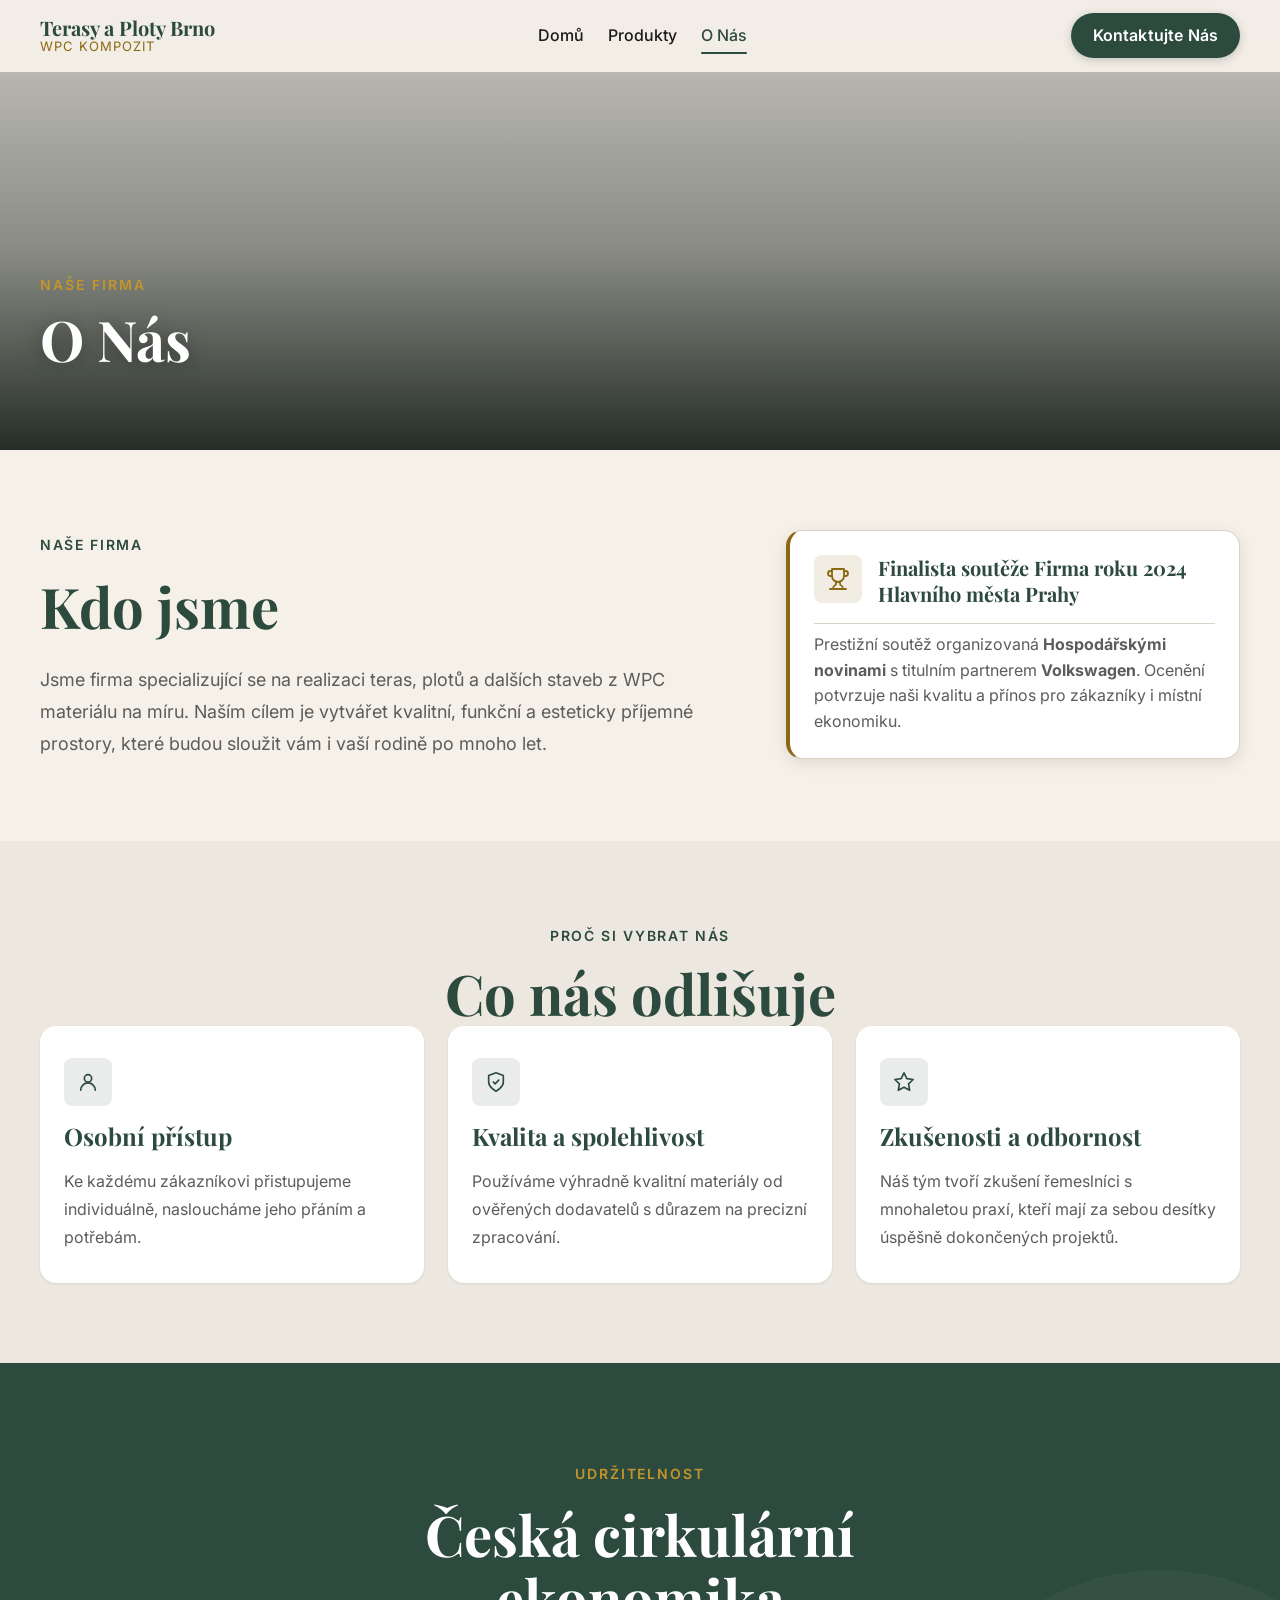
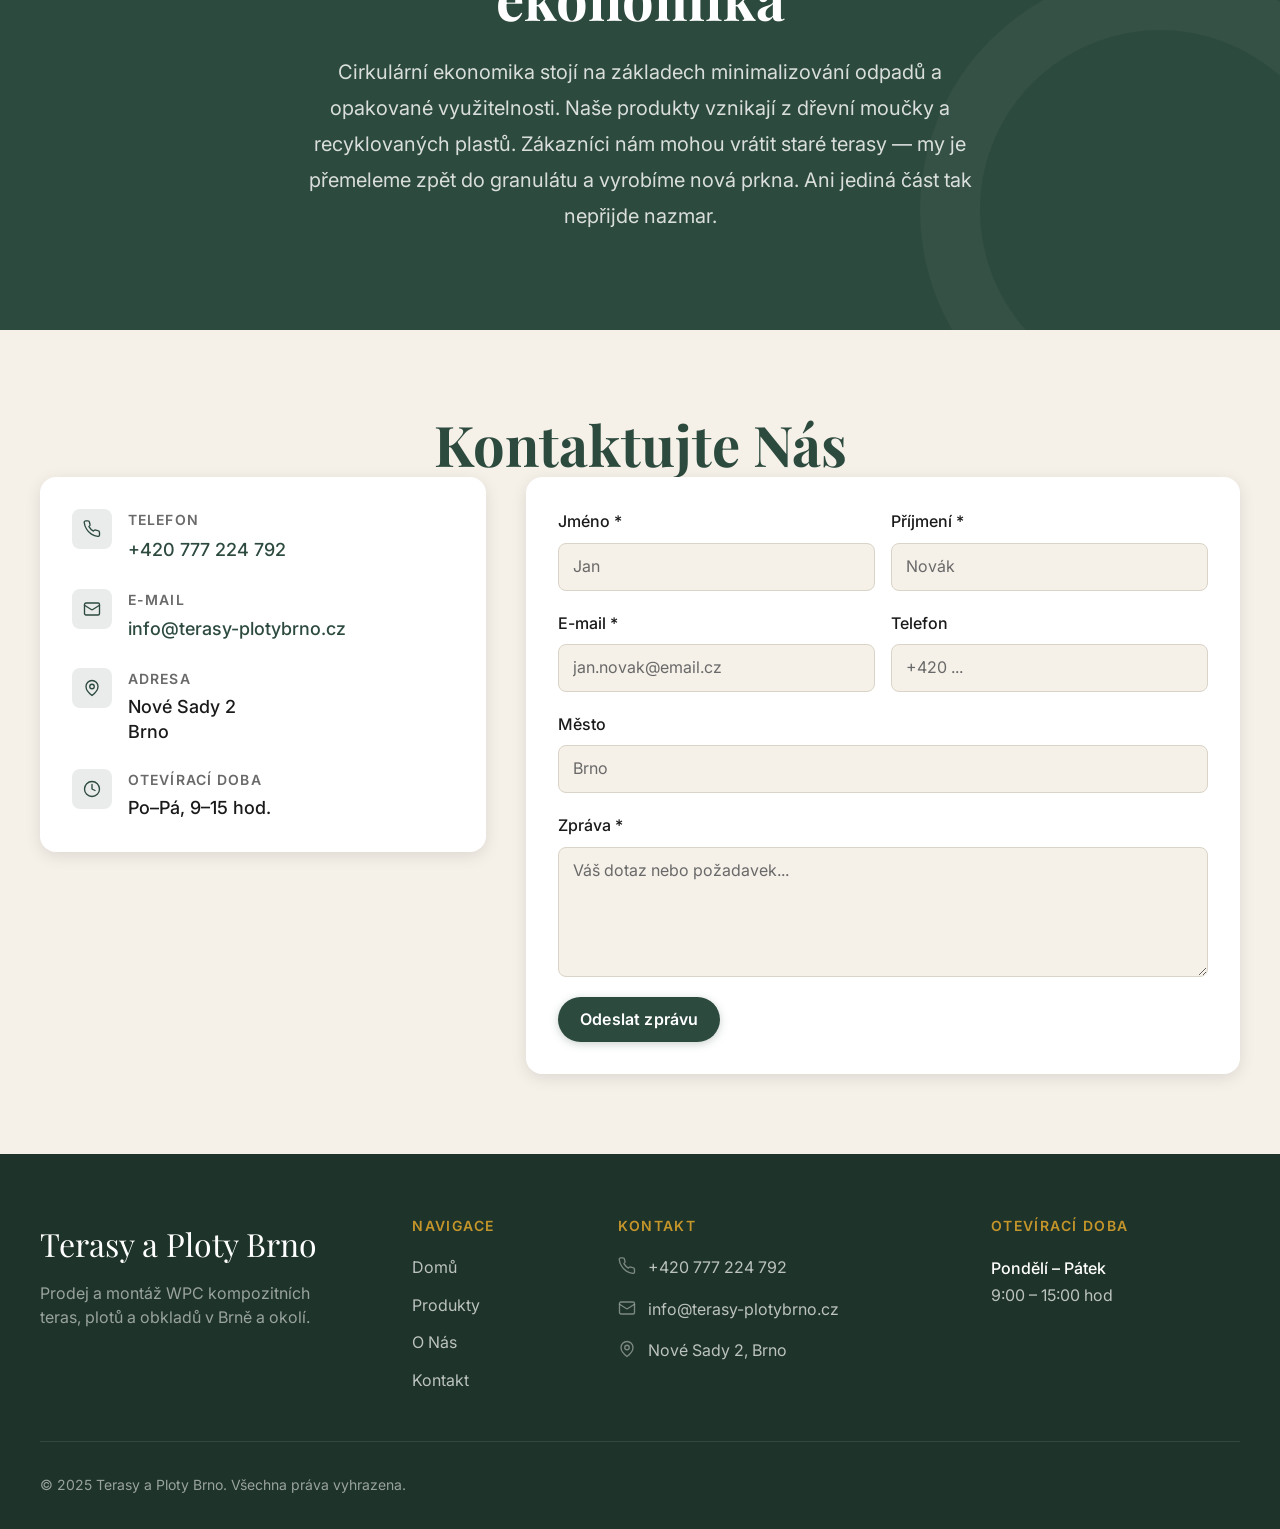
<file: o-nas.html>
<!DOCTYPE html>
<html lang="cs">
<head>
  <meta charset="UTF-8">
  <meta name="viewport" content="width=device-width, initial-scale=1.0">
  <meta name="description" content="Výrobce a dodavatel kvalitních WPC teras, plotů a obkladů s důrazem na udržitelnost. Finalista Firma roku 2024.">
  <title>O Nás | Terasy a Ploty Brno</title>

  <!-- Google Fonts -->
  <link rel="preconnect" href="https://fonts.googleapis.com">
  <link rel="preconnect" href="https://fonts.gstatic.com" crossorigin>
  <link href="https://fonts.googleapis.com/css2?family=Inter:wght@400;500;600&family=Playfair+Display:ital,wght@0,700;1,400&display=swap" rel="stylesheet">

  <link rel="stylesheet" href="css/style.css">
</head>
<body>

  <a href="#main-content" class="skip-link">Přejít na obsah</a>

  <!-- ===================== NAVIGATION ===================== -->
  <header class="nav" role="banner">
    <div class="container nav__inner">

      <a href="index.html" class="nav__logo" aria-label="Terasy a Ploty Brno – Domů">
        <div class="nav__logo-text">
          Terasy a Ploty Brno
          <span>WPC kompozit</span>
        </div>
      </a>

      <nav class="nav__links" aria-label="Hlavní navigace">
        <a href="index.html" class="nav__link">Domů</a>
        <a href="produkty.html" class="nav__link">Produkty</a>
        <a href="o-nas.html" class="nav__link">O Nás</a>
      </nav>

      <div class="nav__right">
        <a href="o-nas.html#kontakt" class="btn btn-primary nav__cta">Kontaktujte Nás</a>

        <button
          class="nav__hamburger"
          aria-label="Otevřít menu"
          aria-expanded="false"
          aria-controls="mobile-menu"
        >
          <span class="nav__hamburger-line"></span>
          <span class="nav__hamburger-line"></span>
          <span class="nav__hamburger-line"></span>
        </button>
      </div>
    </div>

    <!-- Mobile menu -->
    <nav
      id="mobile-menu"
      class="nav__mobile-menu"
      aria-label="Mobilní navigace"
    >
      <a href="index.html" class="nav__mobile-link">Domů</a>
      <a href="produkty.html" class="nav__mobile-link">Produkty</a>
      <a href="o-nas.html" class="nav__mobile-link">O Nás</a>
      <a href="o-nas.html#kontakt" class="btn btn-primary nav__mobile-cta">Kontaktujte Nás</a>
    </nav>
  </header>

  <!-- ===================== MAIN ===================== -->
  <main id="main-content">

    <!-- ========== SECTION 1: PAGE HERO ========== -->
    <section class="page-hero" aria-label="Nadpis stránky O Nás">
      <div
        class="page-hero__bg"
        role="img"
        aria-label="WPC terasa — exteriér"
        style="background-image: url('https://static.wixstatic.com/media/019bba_d5d10e71335148899b09bc2e0f17aeca~mv2.jpeg');"
      ></div>
      <div class="page-hero__overlay" aria-hidden="true"></div>
      <div class="container page-hero__content">
        <span class="page-hero__eyebrow">Naše firma</span>
        <h1 class="page-hero__title">O Nás</h1>
      </div>
    </section>

    <!-- ========== SECTION 2: ABOUT ========== -->
    <section class="about" aria-labelledby="about-heading">
      <div class="container">
        <div class="about__grid">

          <div class="fade-in">
            <span class="about__eyebrow">Naše firma</span>
            <h2 class="about__heading" id="about-heading">Kdo jsme</h2>
            <p class="about__text">
              Jsme firma specializující se na realizaci teras, plotů a dalších staveb z WPC materiálu na míru. Naším cílem je vytvářet kvalitní, funkční a esteticky příjemné prostory, které budou sloužit vám i vaší rodině po mnoho let.
            </p>
          </div>

          <div class="fade-in fade-in-delay-2">
            <div class="award-badge" role="complementary" aria-label="Ocenění firma roku">
              <div class="award-badge__header">
                <div class="award-badge__icon-wrap" aria-hidden="true">
                  <svg xmlns="http://www.w3.org/2000/svg" width="24" height="24" viewBox="0 0 24 24" fill="none" stroke="currentColor" stroke-width="1.8" stroke-linecap="round" stroke-linejoin="round"><path d="M6 9H4.5a2.5 2.5 0 0 1 0-5H6"/><path d="M18 9h1.5a2.5 2.5 0 0 0 0-5H18"/><path d="M4 22h16"/><path d="M10 14.66V17c0 .55-.47.98-.97 1.21C7.85 18.75 7 20.24 7 22"/><path d="M14 14.66V17c0 .55.47.98.97 1.21C16.15 18.75 17 20.24 17 22"/><path d="M18 2H6v7a6 6 0 0 0 12 0V2Z"/></svg>
                </div>
                <p class="award-badge__title">Finalista soutěže Firma roku 2024 Hlavního města Prahy</p>
              </div>
              <p class="award-badge__meta">
                Prestižní soutěž organizovaná <strong>Hospodářskými novinami</strong> s titulním partnerem <strong>Volkswagen</strong>. Ocenění potvrzuje naši kvalitu a přínos pro zákazníky i místní ekonomiku.
              </p>
            </div>
          </div>

        </div>
      </div>
    </section>

    <!-- ========== SECTION 3: DIFFERENTIATORS ========== -->
    <section class="differentiators" aria-labelledby="diff-heading">
      <div class="container">
        <div class="section-header fade-in">
          <span class="section-header__eyebrow">Proč si vybrat nás</span>
          <h2 class="section-header__title" id="diff-heading">Co nás odlišuje</h2>
        </div>
        <div class="differentiators__grid">

          <div class="diff-card fade-in">
            <div class="diff-card__icon" aria-hidden="true">
              <svg xmlns="http://www.w3.org/2000/svg" width="22" height="22" viewBox="0 0 24 24" fill="none" stroke="currentColor" stroke-width="1.8" stroke-linecap="round" stroke-linejoin="round"><circle cx="12" cy="8" r="4"/><path d="M20 21a8 8 0 1 0-16 0"/></svg>
            </div>
            <h3 class="diff-card__title">Osobní přístup</h3>
            <p class="diff-card__text">Ke každému zákazníkovi přistupujeme individuálně, nasloucháme jeho přáním a potřebám.</p>
          </div>

          <div class="diff-card fade-in fade-in-delay-1">
            <div class="diff-card__icon" aria-hidden="true">
              <svg xmlns="http://www.w3.org/2000/svg" width="22" height="22" viewBox="0 0 24 24" fill="none" stroke="currentColor" stroke-width="1.8" stroke-linecap="round" stroke-linejoin="round"><path d="M12 22s8-4 8-10V5l-8-3-8 3v7c0 6 8 10 8 10z"/><path d="m9 12 2 2 4-4"/></svg>
            </div>
            <h3 class="diff-card__title">Kvalita a spolehlivost</h3>
            <p class="diff-card__text">Používáme výhradně kvalitní materiály od ověřených dodavatelů s důrazem na precizní zpracování.</p>
          </div>

          <div class="diff-card fade-in fade-in-delay-2">
            <div class="diff-card__icon" aria-hidden="true">
              <svg xmlns="http://www.w3.org/2000/svg" width="22" height="22" viewBox="0 0 24 24" fill="none" stroke="currentColor" stroke-width="1.8" stroke-linecap="round" stroke-linejoin="round"><polygon points="12 2 15.09 8.26 22 9.27 17 14.14 18.18 21.02 12 17.77 5.82 21.02 7 14.14 2 9.27 8.91 8.26 12 2"/></svg>
            </div>
            <h3 class="diff-card__title">Zkušenosti a odbornost</h3>
            <p class="diff-card__text">Náš tým tvoří zkušení řemeslníci s mnohaletou praxí, kteří mají za sebou desítky úspěšně dokončených projektů.</p>
          </div>

        </div>
      </div>
    </section>

    <!-- ========== SECTION 4: EKOLOGIE ========== -->
    <section class="ekologie" aria-labelledby="ekologie-heading">
      <div class="container">
        <div class="ekologie__inner fade-in">
          <span class="ekologie__eyebrow">Udržitelnost</span>
          <h2 class="ekologie__heading" id="ekologie-heading">Česká cirkulární ekonomika</h2>
          <p class="ekologie__text">
            Cirkulární ekonomika stojí na základech minimalizování odpadů a opakované využitelnosti. Naše produkty vznikají z dřevní moučky a recyklovaných plastů. Zákazníci nám mohou vrátit staré terasy — my je přemeleme zpět do granulátu a vyrobíme nová prkna. Ani jediná část tak nepřijde nazmar.
          </p>
        </div>
      </div>
    </section>

    <!-- ========== SECTION 5: CONTACT ========== -->
    <section class="contact" id="kontakt" aria-labelledby="contact-heading">
      <div class="container">
        <h2 class="contact__heading fade-in" id="contact-heading">Kontaktujte Nás</h2>
        <div class="contact__grid">

          <!-- Contact info card -->
          <address class="contact-info-card fade-in" style="font-style: normal;" aria-label="Kontaktní údaje">

            <div class="contact-info-item">
              <div class="contact-info-item__icon" aria-hidden="true">
                <svg xmlns="http://www.w3.org/2000/svg" viewBox="0 0 24 24" fill="none" stroke="currentColor" stroke-width="1.8" stroke-linecap="round" stroke-linejoin="round"><path d="M22 16.92v3a2 2 0 0 1-2.18 2 19.79 19.79 0 0 1-8.63-3.07A19.5 19.5 0 0 1 4.69 12 19.79 19.79 0 0 1 1.61 3.39 2 2 0 0 1 3.6 1.22h3a2 2 0 0 1 2 1.72c.127.96.361 1.903.7 2.81a2 2 0 0 1-.45 2.11L7.91 8.77a16 16 0 0 0 6 6l.91-.91a2 2 0 0 1 2.11-.45c.907.339 1.85.573 2.81.7A2 2 0 0 1 21.73 16z"/></svg>
              </div>
              <div>
                <p class="contact-info-item__label">Telefon</p>
                <a href="tel:+420777224792" class="contact-info-item__link contact-info-item__value">+420 777 224 792</a>
              </div>
            </div>

            <div class="contact-info-item">
              <div class="contact-info-item__icon" aria-hidden="true">
                <svg xmlns="http://www.w3.org/2000/svg" viewBox="0 0 24 24" fill="none" stroke="currentColor" stroke-width="1.8" stroke-linecap="round" stroke-linejoin="round"><rect x="2" y="4" width="20" height="16" rx="2"/><path d="m22 7-8.97 5.7a1.94 1.94 0 0 1-2.06 0L2 7"/></svg>
              </div>
              <div>
                <p class="contact-info-item__label">E-mail</p>
                <a href="mailto:info@terasy-plotybrno.cz" class="contact-info-item__link contact-info-item__value">info@terasy-plotybrno.cz</a>
              </div>
            </div>

            <div class="contact-info-item">
              <div class="contact-info-item__icon" aria-hidden="true">
                <svg xmlns="http://www.w3.org/2000/svg" viewBox="0 0 24 24" fill="none" stroke="currentColor" stroke-width="1.8" stroke-linecap="round" stroke-linejoin="round"><path d="M20 10c0 6-8 12-8 12s-8-6-8-12a8 8 0 0 1 16 0Z"/><circle cx="12" cy="10" r="3"/></svg>
              </div>
              <div>
                <p class="contact-info-item__label">Adresa</p>
                <p class="contact-info-item__value">Nové Sady 2<br>Brno</p>
              </div>
            </div>

            <div class="contact-info-item">
              <div class="contact-info-item__icon" aria-hidden="true">
                <svg xmlns="http://www.w3.org/2000/svg" viewBox="0 0 24 24" fill="none" stroke="currentColor" stroke-width="1.8" stroke-linecap="round" stroke-linejoin="round"><circle cx="12" cy="12" r="10"/><polyline points="12 6 12 12 16 14"/></svg>
              </div>
              <div>
                <p class="contact-info-item__label">Otevírací doba</p>
                <p class="contact-info-item__value">Po–Pá, 9–15 hod.</p>
              </div>
            </div>

          </address>

          <!-- Contact form -->
          <form
            id="contact-form"
            class="contact-form fade-in fade-in-delay-1"
            novalidate
            aria-label="Kontaktní formulář"
          >
            <div class="form-row">
              <div class="form-group">
                <label for="jmeno">Jméno <span aria-hidden="true">*</span></label>
                <input
                  type="text"
                  id="jmeno"
                  name="jmeno"
                  autocomplete="given-name"
                  required
                  placeholder="Jan"
                >
              </div>
              <div class="form-group">
                <label for="prijmeni">Příjmení <span aria-hidden="true">*</span></label>
                <input
                  type="text"
                  id="prijmeni"
                  name="prijmeni"
                  autocomplete="family-name"
                  required
                  placeholder="Novák"
                >
              </div>
            </div>

            <div class="form-row">
              <div class="form-group">
                <label for="email">E-mail <span aria-hidden="true">*</span></label>
                <input
                  type="email"
                  id="email"
                  name="email"
                  autocomplete="email"
                  required
                  placeholder="jan.novak@email.cz"
                >
              </div>
              <div class="form-group">
                <label for="telefon">Telefon</label>
                <input
                  type="tel"
                  id="telefon"
                  name="telefon"
                  autocomplete="tel"
                  placeholder="+420 ..."
                >
              </div>
            </div>

            <div class="form-group">
              <label for="mesto">Město</label>
              <input
                type="text"
                id="mesto"
                name="mesto"
                autocomplete="address-level2"
                placeholder="Brno"
              >
            </div>

            <div class="form-group">
              <label for="zprava">Zpráva <span aria-hidden="true">*</span></label>
              <textarea
                id="zprava"
                name="zprava"
                required
                placeholder="Váš dotaz nebo požadavek..."
              ></textarea>
            </div>

            <div class="form-submit">
              <button type="submit" class="btn btn-primary">Odeslat zprávu</button>
            </div>
          </form>

        </div>
      </div>
    </section>

  </main>

  <!-- ===================== FOOTER ===================== -->
  <footer class="footer" role="contentinfo">
    <div class="container">
      <div class="footer__grid">

        <!-- Brand -->
        <div class="footer__col">
          <p class="footer__brand-name">Terasy a Ploty Brno</p>
          <p class="footer__brand-tagline">Prodej a montáž WPC kompozitních teras, plotů a obkladů v Brně a okolí.</p>
        </div>

        <!-- Navigation -->
        <div class="footer__col">
          <h3 class="footer__heading">Navigace</h3>
          <nav class="footer__nav" aria-label="Navigace v patičce">
            <a href="index.html" class="footer__nav-link">Domů</a>
            <a href="produkty.html" class="footer__nav-link">Produkty</a>
            <a href="o-nas.html" class="footer__nav-link">O Nás</a>
            <a href="o-nas.html#kontakt" class="footer__nav-link">Kontakt</a>
          </nav>
        </div>

        <!-- Contact -->
        <div class="footer__col">
          <h3 class="footer__heading">Kontakt</h3>
          <address class="footer__contact" style="font-style: normal;">

            <div class="footer__contact-item">
              <svg class="footer__contact-icon" xmlns="http://www.w3.org/2000/svg" viewBox="0 0 24 24" fill="none" stroke="currentColor" stroke-width="1.8" stroke-linecap="round" stroke-linejoin="round" aria-hidden="true">
                <path d="M22 16.92v3a2 2 0 0 1-2.18 2 19.79 19.79 0 0 1-8.63-3.07A19.5 19.5 0 0 1 4.69 12 19.79 19.79 0 0 1 1.61 3.39 2 2 0 0 1 3.6 1.22h3a2 2 0 0 1 2 1.72c.127.96.361 1.903.7 2.81a2 2 0 0 1-.45 2.11L7.91 8.77a16 16 0 0 0 6 6l.91-.91a2 2 0 0 1 2.11-.45c.907.339 1.85.573 2.81.7A2 2 0 0 1 21.73 16z"/>
              </svg>
              <a href="tel:+420777224792" class="footer__contact-link">+420 777 224 792</a>
            </div>

            <div class="footer__contact-item">
              <svg class="footer__contact-icon" xmlns="http://www.w3.org/2000/svg" viewBox="0 0 24 24" fill="none" stroke="currentColor" stroke-width="1.8" stroke-linecap="round" stroke-linejoin="round" aria-hidden="true">
                <rect x="2" y="4" width="20" height="16" rx="2"/>
                <path d="m22 7-8.97 5.7a1.94 1.94 0 0 1-2.06 0L2 7"/>
              </svg>
              <a href="mailto:info@terasy-plotybrno.cz" class="footer__contact-link">info@terasy-plotybrno.cz</a>
            </div>

            <div class="footer__contact-item">
              <svg class="footer__contact-icon" xmlns="http://www.w3.org/2000/svg" viewBox="0 0 24 24" fill="none" stroke="currentColor" stroke-width="1.8" stroke-linecap="round" stroke-linejoin="round" aria-hidden="true">
                <path d="M20 10c0 6-8 12-8 12s-8-6-8-12a8 8 0 0 1 16 0Z"/>
                <circle cx="12" cy="10" r="3"/>
              </svg>
              <span>Nové Sady 2, Brno</span>
            </div>

          </address>
        </div>

        <!-- Hours -->
        <div class="footer__col">
          <h3 class="footer__heading">Otevírací doba</h3>
          <div class="footer__hours">
            <p><strong>Pondělí – Pátek</strong></p>
            <p>9:00 – 15:00 hod</p>
          </div>
        </div>

      </div>

      <div class="footer__bottom">
        <p class="footer__copyright">© 2025 Terasy a Ploty Brno. Všechna práva vyhrazena.</p>
      </div>
    </div>
  </footer>

  <script src="js/main.js"></script>
</body>
</html>
</file>
<file: css/style.css>
/* =========================================
   CUSTOM PROPERTIES
   ========================================= */
:root {
  /* Colors */
  --color-primary: #2D4A3E;
  --color-primary-light: #3a5f50;
  --color-primary-dark: #1e3329;
  --color-bg: #F5F0E8;
  --color-bg-alt: #EDE8DF;
  --color-accent: #8B6914;
  --color-accent-light: #C4952A;
  --color-text: #1A1A1A;
  --color-text-muted: #5C5C5C;
  --color-text-light: #696969; /* darkened from #888 to meet WCAG AA 4.5:1 on all light backgrounds */
  --color-white: #FFFFFF;
  --color-border: #D9D3C8;

  /* Typography */
  --font-heading: 'Playfair Display', Georgia, serif;
  --font-body: 'Inter', system-ui, -apple-system, sans-serif;

  /* Font sizes (fluid) */
  --fs-xs: clamp(0.75rem, 1.5vw, 0.875rem);
  --fs-sm: clamp(0.875rem, 1.8vw, 1rem);
  --fs-base: clamp(1rem, 2vw, 1.125rem);
  --fs-md: clamp(1.125rem, 2.5vw, 1.25rem);
  --fs-lg: clamp(1.25rem, 3vw, 1.5rem);
  --fs-xl: clamp(1.5rem, 4vw, 2rem);
  --fs-2xl: clamp(2rem, 5vw, 2.75rem);
  --fs-3xl: clamp(2.5rem, 6vw, 3.5rem);
  --fs-4xl: clamp(3rem, 7vw, 4.5rem);

  /* Spacing */
  --space-1: 0.25rem;
  --space-2: 0.5rem;
  --space-3: 0.75rem;
  --space-4: 1rem;
  --space-5: 1.25rem;
  --space-6: 1.5rem;
  --space-8: 2rem;
  --space-10: 2.5rem;
  --space-12: 3rem;
  --space-16: 4rem;
  --space-20: 5rem;
  --space-24: 6rem;
  --space-32: 8rem;

  /* Layout */
  --container-max: 1280px;
  --container-pad: clamp(1rem, 5vw, 2.5rem);
  --nav-height: 72px;

  /* Borders */
  --radius-sm: 4px;
  --radius-md: 8px;
  --radius-lg: 16px;
  --radius-xl: 24px;
  --radius-full: 9999px;

  /* Shadows */
  --shadow-sm: 0 1px 3px rgba(0, 0, 0, 0.08);
  --shadow-md: 0 4px 16px rgba(0, 0, 0, 0.1);
  --shadow-lg: 0 8px 32px rgba(0, 0, 0, 0.12);
  --shadow-nav: 0 2px 20px rgba(0, 0, 0, 0.08);

  /* Transitions */
  --transition-fast: 150ms ease;
  --transition-base: 250ms ease;
  --transition-slow: 400ms ease;
}


/* =========================================
   SKIP LINK (keyboard accessibility)
   ========================================= */
.skip-link {
  position: absolute;
  top: -100%;
  left: var(--space-4);
  z-index: 200;
  background: var(--color-primary);
  color: var(--color-white);
  padding: var(--space-3) var(--space-5);
  border-radius: var(--radius-md);
  font-size: var(--fs-sm);
  font-weight: 600;
  text-decoration: none;
  transition: top var(--transition-fast);
}

.skip-link:focus {
  top: var(--space-4);
}


/* =========================================
   RESET & BASE
   ========================================= */
*, *::before, *::after {
  box-sizing: border-box;
  margin: 0;
  padding: 0;
}

html {
  scroll-behavior: smooth;
  -webkit-text-size-adjust: 100%;
}

body {
  font-family: var(--font-body);
  font-size: var(--fs-base);
  line-height: 1.6;
  color: var(--color-text);
  background-color: var(--color-bg);
  min-height: 100vh;
  display: flex;
  flex-direction: column;
  -webkit-font-smoothing: antialiased;
  -moz-osx-font-smoothing: grayscale;
}

img, video, svg {
  display: block;
  max-width: 100%;
}

a {
  color: inherit;
  text-decoration: none;
}

ul, ol {
  list-style: none;
}

button {
  font: inherit;
  cursor: pointer;
  border: none;
  background: none;
}

input, textarea, select {
  font: inherit;
}

h1, h2, h3, h4, h5, h6 {
  font-family: var(--font-heading);
  line-height: 1.2;
  font-weight: 700;
}

main {
  flex: 1;
  padding-top: var(--nav-height);
}


/* =========================================
   UTILITY CLASSES
   ========================================= */
.container {
  width: 100%;
  max-width: var(--container-max);
  margin-inline: auto;
  padding-inline: var(--container-pad);
}

.sr-only {
  position: absolute;
  width: 1px;
  height: 1px;
  padding: 0;
  margin: -1px;
  overflow: hidden;
  clip: rect(0, 0, 0, 0);
  white-space: nowrap;
  border-width: 0;
}

/* Fade-in animation classes (driven by Intersection Observer) */
.fade-in {
  opacity: 0;
  transform: translateY(28px);
  transition: opacity 0.6s ease, transform 0.6s ease;
}

.fade-in.is-visible {
  opacity: 1;
  transform: translateY(0);
}

.fade-in-delay-1 { transition-delay: 0.1s; }
.fade-in-delay-2 { transition-delay: 0.2s; }
.fade-in-delay-3 { transition-delay: 0.3s; }
.fade-in-delay-4 { transition-delay: 0.4s; }


/* =========================================
   BUTTONS
   ========================================= */
.btn {
  display: inline-flex;
  align-items: center;
  justify-content: center;
  gap: var(--space-2);
  padding: 0.625rem 1.375rem;
  border-radius: var(--radius-full);
  font-size: var(--fs-sm);
  font-weight: 600;
  letter-spacing: 0.01em;
  transition: background-color var(--transition-base),
              color var(--transition-base),
              box-shadow var(--transition-base),
              transform var(--transition-fast);
  white-space: nowrap;
}

.btn:active {
  transform: translateY(1px);
}

.btn-primary {
  background-color: var(--color-primary);
  color: var(--color-white);
  box-shadow: 0 2px 8px rgba(45, 74, 62, 0.25);
}

.btn-primary:hover {
  background-color: var(--color-primary-light);
  box-shadow: 0 4px 16px rgba(45, 74, 62, 0.35);
}

.btn-outline {
  background-color: transparent;
  color: var(--color-primary);
  border: 2px solid var(--color-primary);
}

.btn-outline:hover {
  background-color: var(--color-primary);
  color: var(--color-white);
}

.btn-ghost {
  background-color: transparent;
  color: var(--color-text);
}

.btn-ghost:hover {
  color: var(--color-primary);
}


/* =========================================
   NAVIGATION
   ========================================= */
.nav {
  position: fixed;
  top: 0;
  left: 0;
  right: 0;
  z-index: 100;
  height: var(--nav-height);
  background-color: rgba(245, 240, 232, 0.95);
  backdrop-filter: blur(10px);
  -webkit-backdrop-filter: blur(10px);
  border-bottom: 1px solid transparent;
  transition: border-color var(--transition-base),
              box-shadow var(--transition-base),
              background-color var(--transition-base);
}

.nav.is-scrolled {
  border-color: var(--color-border);
  box-shadow: var(--shadow-nav);
  background-color: rgba(245, 240, 232, 0.98);
}

.nav__inner {
  display: flex;
  align-items: center;
  justify-content: space-between;
  height: 100%;
}

/* Logo */
.nav__logo {
  display: flex;
  align-items: center;
  gap: var(--space-3);
  flex-shrink: 0;
}

.nav__logo-text {
  font-family: var(--font-heading);
  font-size: clamp(1rem, 2.5vw, 1.25rem);
  font-weight: 700;
  color: var(--color-primary);
  line-height: 1.1;
}

.nav__logo-text span {
  display: block;
  font-size: 0.65em;
  font-weight: 400;
  color: var(--color-accent);
  font-family: var(--font-body);
  letter-spacing: 0.08em;
  text-transform: uppercase;
}

/* Desktop nav links */
.nav__links {
  display: none;
  align-items: center;
  gap: var(--space-6);
}

.nav__link {
  font-size: var(--fs-sm);
  font-weight: 500;
  color: var(--color-text);
  position: relative;
  padding-block: var(--space-1);
  transition: color var(--transition-fast);
}

.nav__link::after {
  content: '';
  position: absolute;
  bottom: -2px;
  left: 0;
  width: 0;
  height: 2px;
  background-color: var(--color-primary);
  transition: width var(--transition-base);
  border-radius: var(--radius-full);
}

.nav__link:hover,
.nav__link.is-active {
  color: var(--color-primary);
}

.nav__link:hover::after,
.nav__link.is-active::after {
  width: 100%;
}

/* Nav right group */
.nav__right {
  display: flex;
  align-items: center;
  gap: var(--space-4);
}

.nav__cta {
  display: none;
}

/* Hamburger button */
.nav__hamburger {
  display: flex;
  flex-direction: column;
  justify-content: center;
  gap: 5px;
  width: 40px;
  height: 40px;
  padding: var(--space-2);
  border-radius: var(--radius-sm);
  transition: background-color var(--transition-fast);
}

.nav__hamburger:hover {
  background-color: var(--color-bg-alt);
}

.nav__hamburger-line {
  display: block;
  width: 100%;
  height: 2px;
  background-color: var(--color-text);
  border-radius: var(--radius-full);
  transition: transform var(--transition-base),
              opacity var(--transition-base);
  transform-origin: center;
}

/* Hamburger → X animation */
.nav__hamburger[aria-expanded="true"] .nav__hamburger-line:nth-child(1) {
  transform: translateY(7px) rotate(45deg);
}
.nav__hamburger[aria-expanded="true"] .nav__hamburger-line:nth-child(2) {
  opacity: 0;
  transform: scaleX(0);
}
.nav__hamburger[aria-expanded="true"] .nav__hamburger-line:nth-child(3) {
  transform: translateY(-7px) rotate(-45deg);
}

/* Mobile menu drawer */
.nav__mobile-menu {
  position: fixed;
  top: var(--nav-height);
  left: 0;
  right: 0;
  background-color: var(--color-bg);
  border-bottom: 1px solid var(--color-border);
  padding: var(--space-6) var(--container-pad) var(--space-8);
  display: flex;
  flex-direction: column;
  gap: var(--space-2);
  transform: translateY(-110%);
  opacity: 0;
  visibility: hidden;
  transition: transform var(--transition-slow),
              opacity var(--transition-slow),
              visibility var(--transition-slow);
  box-shadow: var(--shadow-lg);
}

.nav__mobile-menu.is-open {
  transform: translateY(0);
  opacity: 1;
  visibility: visible;
}

.nav__mobile-link {
  font-size: var(--fs-md);
  font-weight: 500;
  color: var(--color-text);
  padding: var(--space-3) 0;
  border-bottom: 1px solid var(--color-border);
  transition: color var(--transition-fast), padding-left var(--transition-fast);
}

.nav__mobile-link:last-of-type {
  border-bottom: none;
}

.nav__mobile-link:hover,
.nav__mobile-link.is-active {
  color: var(--color-primary);
  padding-left: var(--space-3);
}

.nav__mobile-cta {
  margin-top: var(--space-4);
  align-self: flex-start;
}

/* Desktop breakpoint */
@media (min-width: 768px) {
  .nav__links {
    display: flex;
  }

  .nav__cta {
    display: inline-flex;
  }

  .nav__hamburger {
    display: none;
  }

  .nav__mobile-menu {
    display: none;
  }
}


/* =========================================
   FOOTER
   ========================================= */
.footer {
  background-color: var(--color-primary-dark);
  color: rgba(255, 255, 255, 0.85);
  padding-top: var(--space-16);
  padding-bottom: var(--space-8);
  margin-top: auto;
}

.footer__grid {
  display: grid;
  grid-template-columns: 1fr;
  gap: var(--space-10);
  padding-bottom: var(--space-12);
  border-bottom: 1px solid rgba(255, 255, 255, 0.1);
}

/* Brand column */
.footer__brand-name {
  font-family: var(--font-heading);
  font-size: var(--fs-xl);
  color: var(--color-white);
  margin-bottom: var(--space-3);
}

.footer__brand-tagline {
  font-size: var(--fs-sm);
  color: rgba(255, 255, 255, 0.55);
  line-height: 1.5;
  max-width: 28ch;
}

/* Footer headings */
.footer__heading {
  font-family: var(--font-body);
  font-size: var(--fs-xs);
  font-weight: 600;
  letter-spacing: 0.1em;
  text-transform: uppercase;
  color: var(--color-accent-light);
  margin-bottom: var(--space-5);
}

/* Nav links */
.footer__nav {
  display: flex;
  flex-direction: column;
  gap: var(--space-3);
}

.footer__nav-link {
  font-size: var(--fs-sm);
  color: rgba(255, 255, 255, 0.7);
  transition: color var(--transition-fast);
}

.footer__nav-link:hover {
  color: var(--color-white);
}

/* Contact info */
.footer__contact {
  display: flex;
  flex-direction: column;
  gap: var(--space-4);
}

.footer__contact-item {
  display: flex;
  align-items: flex-start;
  gap: var(--space-3);
  font-size: var(--fs-sm);
  color: rgba(255, 255, 255, 0.7);
}

.footer__contact-icon {
  flex-shrink: 0;
  width: 18px;
  height: 18px;
  margin-top: 2px;
  opacity: 0.6;
}

.footer__contact-link {
  color: rgba(255, 255, 255, 0.7);
  transition: color var(--transition-fast);
}

.footer__contact-link:hover {
  color: var(--color-white);
}

/* Hours */
.footer__hours {
  font-size: var(--fs-sm);
  color: rgba(255, 255, 255, 0.7);
  line-height: 1.7;
}

.footer__hours strong {
  color: var(--color-white);
  font-weight: 500;
}

/* Bottom bar */
.footer__bottom {
  display: flex;
  flex-direction: column;
  align-items: center;
  gap: var(--space-3);
  text-align: center;
  padding-top: var(--space-8);
}

.footer__copyright {
  font-size: var(--fs-xs);
  color: rgba(255, 255, 255, 0.55); /* raised from 0.4 to meet WCAG AA on dark green bg */
}

/* Responsive footer grid */
@media (min-width: 600px) {
  .footer__grid {
    grid-template-columns: repeat(2, 1fr);
  }
}

@media (min-width: 960px) {
  .footer__grid {
    grid-template-columns: 2fr 1fr 2fr 1.5fr;
  }

  .footer__bottom {
    flex-direction: row;
    justify-content: space-between;
  }
}


/* =========================================
   PAGE TRANSITIONS (shared)
   ========================================= */
@keyframes pageIn {
  from {
    opacity: 0;
    transform: translateY(12px);
  }
  to {
    opacity: 1;
    transform: translateY(0);
  }
}

main {
  animation: pageIn 0.4s ease forwards;
}


/* =========================================
   SCROLL LOCK (when mobile menu is open)
   ========================================= */
body.menu-open {
  overflow: hidden;
}


/* =========================================
   FOCUS VISIBLE — keyboard navigation ring
   ========================================= */

/* Remove default outline; re-apply only for keyboard focus */
:focus {
  outline: none;
}

:focus-visible {
  outline: 2px solid var(--color-primary);
  outline-offset: 3px;
  border-radius: var(--radius-sm);
}

/* Inputs already show focus via border + box-shadow */
.form-group input:focus-visible,
.form-group textarea:focus-visible {
  outline: none;
}


/* =========================================
   INDEX — HERO
   ========================================= */
.hero {
  position: relative;
  min-height: 100vh;
  display: flex;
  align-items: center;
  justify-content: center;
  text-align: center;
  overflow: hidden;
  /* Pull behind the fixed nav so background fills from 0 to 100vh */
  margin-top: calc(-1 * var(--nav-height));
}

.hero__bg {
  position: absolute;
  inset: 0;
  background-image: url('https://static.wixstatic.com/media/019bba_cfdbf54279e84cb59114d8c16d683f5c~mv2.png');
  background-size: cover;
  background-position: center;
  background-attachment: fixed;
}

/* iOS Safari doesn't support background-attachment: fixed reliably */
@media (hover: none) and (pointer: coarse) {
  .hero__bg {
    background-attachment: scroll;
  }
}

.hero__overlay {
  position: absolute;
  inset: 0;
  background: linear-gradient(
    160deg,
    rgba(18, 32, 25, 0.52) 0%,
    rgba(8, 18, 12, 0.74) 100%
  );
}

.hero__content {
  position: relative;
  z-index: 1;
  max-width: 820px;
  padding: var(--space-8) var(--container-pad);
  /* Push content below the nav that overlaps the hero */
  padding-top: calc(var(--nav-height) + var(--space-16));
  padding-bottom: var(--space-16);
  color: var(--color-white);
}

.hero__eyebrow {
  display: inline-block;
  font-size: var(--fs-xs);
  font-weight: 600;
  letter-spacing: 0.14em;
  text-transform: uppercase;
  color: var(--color-accent-light);
  margin-bottom: var(--space-5);
  animation: heroFadeUp 0.7s ease 0.3s both;
}

.hero__title {
  font-size: var(--fs-4xl);
  color: var(--color-white);
  line-height: 1.08;
  margin-bottom: var(--space-6);
  text-shadow: 0 2px 28px rgba(0, 0, 0, 0.35);
  animation: heroFadeUp 0.75s ease 0.5s both;
}

.hero__subtitle {
  font-size: var(--fs-md);
  line-height: 1.75;
  color: rgba(255, 255, 255, 0.84);
  max-width: 58ch;
  margin-inline: auto;
  margin-bottom: var(--space-10);
  animation: heroFadeUp 0.75s ease 0.7s both;
}

.hero__ctas {
  display: flex;
  flex-wrap: wrap;
  gap: var(--space-4);
  justify-content: center;
  animation: heroFadeUp 0.75s ease 0.9s both;
}

.btn-white {
  background-color: var(--color-white);
  color: var(--color-primary-dark);
  padding: 0.875rem 2.25rem;
  font-size: var(--fs-base);
  font-weight: 600;
  box-shadow: 0 4px 20px rgba(0, 0, 0, 0.25);
}
.btn-white:hover {
  background-color: var(--color-bg);
  box-shadow: 0 6px 24px rgba(0, 0, 0, 0.3);
  transform: translateY(-1px);
}

.btn-white-outline {
  border: 2px solid rgba(255, 255, 255, 0.6);
  color: var(--color-white);
  background: rgba(255, 255, 255, 0.1);
  backdrop-filter: blur(4px);
  padding: calc(0.875rem - 2px) 2.25rem;
  font-size: var(--fs-base);
  font-weight: 600;
}
.btn-white-outline:hover {
  background: rgba(255, 255, 255, 0.2);
  border-color: var(--color-white);
  transform: translateY(-1px);
}

@keyframes heroFadeUp {
  from {
    opacity: 0;
    transform: translateY(22px);
  }
  to {
    opacity: 1;
    transform: translateY(0);
  }
}


/* =========================================
   INDEX — CATEGORIES
   ========================================= */
.categories {
  padding: var(--space-24) 0;
}

.categories__grid {
  display: grid;
  grid-template-columns: 1fr;
  gap: var(--space-6);
}

@media (min-width: 640px) {
  .categories__grid {
    grid-template-columns: repeat(2, 1fr);
  }
}

@media (min-width: 960px) {
  .categories__grid {
    grid-template-columns: repeat(3, 1fr);
  }
}

.category-card {
  display: flex;
  flex-direction: column;
  border-radius: var(--radius-lg);
  overflow: hidden;
  background: var(--color-white);
  box-shadow: var(--shadow-md);
  text-decoration: none;
  color: var(--color-text);
  transition: transform var(--transition-base),
              box-shadow var(--transition-base);
}

.category-card:hover {
  transform: translateY(-5px);
  box-shadow: var(--shadow-lg);
}

.category-card__image {
  aspect-ratio: 4 / 3;
  overflow: hidden;
}

.category-card__image img {
  width: 100%;
  height: 100%;
  object-fit: cover;
  transition: transform 0.55s ease;
}

.category-card:hover .category-card__image img {
  transform: scale(1.06);
}

/* CSS pattern placeholders for cards without photos */
.category-card__placeholder {
  width: 100%;
  height: 100%;
}

.category-card__placeholder--ploty {
  background:
    linear-gradient(to bottom, rgba(0,0,0,0.05), rgba(0,0,0,0.32)),
    repeating-linear-gradient(
      90deg,
      #2D4A3E 0px,  #2D4A3E 36px,
      #3a5f50 36px, #3a5f50 38px
    );
}

.category-card__placeholder--obklady {
  background:
    linear-gradient(to bottom, rgba(0,0,0,0.05), rgba(0,0,0,0.28)),
    repeating-linear-gradient(
      180deg,
      #7c5133 0px,  #7c5133 30px,
      #5c3d1e 30px, #5c3d1e 32px
    );
}

.category-card__body {
  padding: var(--space-6);
  flex: 1;
  display: flex;
  flex-direction: column;
}

.category-card__title {
  font-family: var(--font-heading);
  font-size: var(--fs-xl);
  color: var(--color-primary);
  margin-bottom: var(--space-2);
}

.category-card__text {
  font-size: var(--fs-sm);
  color: var(--color-text-muted);
  flex: 1;
  margin-bottom: var(--space-5);
}

.category-card__arrow {
  display: inline-flex;
  align-items: center;
  gap: var(--space-2);
  font-size: var(--fs-sm);
  font-weight: 600;
  color: var(--color-primary);
  transition: gap var(--transition-base);
}

.category-card:hover .category-card__arrow {
  gap: var(--space-3);
}


/* =========================================
   INDEX — BENEFITS
   ========================================= */
.benefits {
  padding: var(--space-24) 0;
  background-color: var(--color-bg-alt);
}

.benefits__header {
  text-align: center;
  margin-bottom: var(--space-16);
}

.benefits__title {
  font-size: var(--fs-3xl);
  color: var(--color-primary);
}

.benefits__grid {
  display: grid;
  grid-template-columns: 1fr;
  gap: var(--space-12);
}

@media (min-width: 768px) {
  .benefits__grid {
    grid-template-columns: repeat(3, 1fr);
    gap: var(--space-10);
  }
}

.benefit-item {
  display: flex;
  flex-direction: column;
}

.benefit-item__number {
  display: block;
  font-family: var(--font-heading);
  font-size: clamp(4rem, 8vw, 6rem);
  font-weight: 700;
  line-height: 1;
  color: var(--color-primary);
  opacity: 0.12;
  margin-bottom: calc(-1 * var(--space-8));
  /* Decorative large number behind the title */
  user-select: none;
}

.benefit-item__title {
  font-family: var(--font-heading);
  font-size: var(--fs-xl);
  color: var(--color-primary);
  position: relative;
  margin-bottom: var(--space-4);
}

.benefit-item__text {
  font-size: var(--fs-sm);
  line-height: 1.75;
  color: var(--color-text-muted);
}


/* =========================================
   INDEX — CTA BANNER
   ========================================= */
.cta-banner {
  background-color: var(--color-primary);
  padding: var(--space-24) 0;
  text-align: center;
  position: relative;
  overflow: hidden;
}

/* Subtle decorative radial glow */
.cta-banner::before {
  content: '';
  position: absolute;
  inset: 0;
  background: radial-gradient(
    ellipse 80% 60% at 50% 50%,
    rgba(255, 255, 255, 0.04) 0%,
    transparent 70%
  );
  pointer-events: none;
}

.cta-banner__inner {
  position: relative;
  z-index: 1;
}

.cta-banner__title {
  font-size: var(--fs-3xl);
  color: var(--color-white);
  max-width: 22ch;
  margin-inline: auto;
  margin-bottom: var(--space-10);
  line-height: 1.2;
}

.btn-cta-white {
  background-color: var(--color-white);
  color: var(--color-primary-dark);
  padding: 1rem 2.75rem;
  font-size: var(--fs-base);
  font-weight: 600;
  box-shadow: 0 4px 20px rgba(0, 0, 0, 0.18);
}
.btn-cta-white:hover {
  background-color: var(--color-bg);
  box-shadow: 0 6px 28px rgba(0, 0, 0, 0.22);
  transform: translateY(-1px);
}


/* =========================================
   PRODUKTY — PAGE HERO (shared, ~50vh)
   ========================================= */
.page-hero {
  position: relative;
  min-height: 50vh;
  display: flex;
  align-items: flex-end;
  overflow: hidden;
  /* Pull behind fixed nav so background starts at viewport top */
  margin-top: calc(-1 * var(--nav-height));
}

.page-hero__bg {
  position: absolute;
  inset: 0;
  background-size: cover;
  background-position: center;
}

/* Darkens toward the bottom where the text sits */
.page-hero__overlay {
  position: absolute;
  inset: 0;
  background: linear-gradient(
    to top,
    rgba(8, 18, 12, 0.88) 0%,
    rgba(8, 18, 12, 0.45) 45%,
    rgba(8, 18, 12, 0.18) 100%
  );
}

.page-hero__content {
  position: relative;
  z-index: 1;
  width: 100%;
  padding-top: calc(var(--nav-height) + var(--space-16));
  padding-bottom: var(--space-16);
  color: var(--color-white);
  animation: heroFadeUp 0.7s ease 0.25s both;
}

.page-hero__eyebrow {
  display: inline-block;
  font-size: var(--fs-xs);
  font-weight: 600;
  letter-spacing: 0.14em;
  text-transform: uppercase;
  color: var(--color-accent-light);
  margin-bottom: var(--space-3);
}

.page-hero__title {
  font-size: var(--fs-3xl);
  color: var(--color-white);
  line-height: 1.1;
  margin-bottom: var(--space-4);
  text-shadow: 0 2px 20px rgba(0, 0, 0, 0.4);
}

.page-hero__subtitle {
  font-size: var(--fs-md);
  color: rgba(255, 255, 255, 0.82);
  line-height: 1.65;
  max-width: 52ch;
}


/* =========================================
   PRODUKTY — INTRO
   ========================================= */
.products-intro {
  padding: var(--space-16) 0 var(--space-10);
  text-align: center;
}

.products-intro__text {
  max-width: 62ch;
  margin-inline: auto;
  font-size: var(--fs-md);
  color: var(--color-text-muted);
  line-height: 1.8;
}


/* =========================================
   PRODUKTY — PRODUCT SECTIONS
   ========================================= */
.product-section {
  padding: var(--space-20) 0;
  border-top: 1px solid var(--color-border);
}

.product-section:nth-child(odd) {
  background-color: var(--color-white);
}

.product-section:nth-child(even) {
  background-color: var(--color-bg-alt);
}

.product-section__inner {
  display: grid;
  grid-template-columns: 1fr;
  gap: var(--space-10);
  align-items: center;
}

@media (min-width: 768px) {
  .product-section__inner {
    grid-template-columns: 1fr 1fr;
    gap: clamp(2.5rem, 6vw, 5rem);
  }
}

/* Image block */
.product-section__image {
  border-radius: var(--radius-lg);
  overflow: hidden;
  aspect-ratio: 5 / 4;
  box-shadow: var(--shadow-lg);
}

.product-section__image img {
  width: 100%;
  height: 100%;
  object-fit: cover;
  transition: transform 0.55s ease;
}

.product-section__image:hover img {
  transform: scale(1.04);
}

/* Text block */
.product-section__text {
  display: flex;
  flex-direction: column;
  gap: var(--space-5);
}

.product-section__label {
  display: inline-block;
  font-size: var(--fs-xs);
  font-weight: 600;
  letter-spacing: 0.12em;
  text-transform: uppercase;
  color: var(--color-primary); /* primary not accent: contrast compliance on white/bg-alt */
}

.product-section__title {
  font-size: var(--fs-2xl);
  color: var(--color-primary);
  line-height: 1.15;
}

.product-section__description {
  font-size: var(--fs-base);
  color: var(--color-text-muted);
  line-height: 1.75;
}

/* Bullet list */
.product-section__bullets {
  display: flex;
  flex-direction: column;
  gap: var(--space-3);
  margin-top: var(--space-2);
}

.product-section__bullets li {
  display: flex;
  align-items: flex-start;
  gap: var(--space-3);
  font-size: var(--fs-sm);
  font-weight: 500;
  color: var(--color-text);
}

.product-section__bullets li::before {
  content: '';
  flex-shrink: 0;
  width: 18px;
  height: 18px;
  margin-top: 1px;
  background-color: var(--color-primary);
  border-radius: 50%;
  /* Inline checkmark via SVG mask */
  -webkit-mask-image: url("data:image/svg+xml,%3Csvg xmlns='http://www.w3.org/2000/svg' viewBox='0 0 24 24' fill='none' stroke='white' stroke-width='2.5' stroke-linecap='round' stroke-linejoin='round'%3E%3Cpath d='M20 6 9 17l-5-5'/%3E%3C/svg%3E");
  mask-image: url("data:image/svg+xml,%3Csvg xmlns='http://www.w3.org/2000/svg' viewBox='0 0 24 24' fill='none' stroke='white' stroke-width='2.5' stroke-linecap='round' stroke-linejoin='round'%3E%3Cpath d='M20 6 9 17l-5-5'/%3E%3C/svg%3E");
  -webkit-mask-size: 12px;
  mask-size: 12px;
  -webkit-mask-repeat: no-repeat;
  mask-repeat: no-repeat;
  -webkit-mask-position: center;
  mask-position: center;
}

/* Reverse layout — swap image and text order on desktop */
@media (min-width: 768px) {
  .product-section--reverse .product-section__image {
    order: 2;
  }
  .product-section--reverse .product-section__text {
    order: 1;
  }
}


/* =========================================
   PRODUKTY — CTA SIMPLE
   ========================================= */
.cta-simple {
  padding: var(--space-20) 0;
  text-align: center;
  background-color: var(--color-bg-alt);
  border-top: 1px solid var(--color-border);
}

.cta-simple__text {
  font-family: var(--font-heading);
  font-size: var(--fs-2xl);
  color: var(--color-primary);
  line-height: 1.3;
  max-width: 38ch;
  margin-inline: auto;
  margin-bottom: var(--space-8);
}


/* =========================================
   O NÁS — ABOUT
   ========================================= */
.about {
  padding: var(--space-20) 0;
}

.about__grid {
  display: grid;
  grid-template-columns: 1fr;
  gap: var(--space-10);
  align-items: start;
}

@media (min-width: 768px) {
  .about__grid {
    grid-template-columns: 3fr 2fr;
    gap: var(--space-16);
  }
}

.about__eyebrow {
  display: inline-block;
  font-size: var(--fs-xs);
  font-weight: 600;
  letter-spacing: 0.12em;
  text-transform: uppercase;
  color: var(--color-primary); /* primary not accent: #8B6914 fails 4.5:1 on light bg */
  margin-bottom: var(--space-4);
}

.about__heading {
  font-size: var(--fs-3xl);
  color: var(--color-primary);
  margin-bottom: var(--space-6);
}

.about__text {
  font-size: var(--fs-base);
  color: var(--color-text-muted);
  line-height: 1.8;
}

/* Award badge callout */
.award-badge {
  display: flex;
  flex-direction: column;
  gap: var(--space-4);
  background: var(--color-white);
  border: 1px solid var(--color-border);
  border-left: 4px solid var(--color-accent);
  border-radius: var(--radius-lg);
  padding: var(--space-6);
  box-shadow: var(--shadow-md);
}

.award-badge__icon-wrap {
  display: flex;
  align-items: center;
  justify-content: center;
  width: 48px;
  height: 48px;
  background: rgba(139, 105, 20, 0.12);
  border-radius: var(--radius-md);
  color: var(--color-accent);
  flex-shrink: 0;
}

.award-badge__header {
  display: flex;
  align-items: flex-start;
  gap: var(--space-4);
}

.award-badge__title {
  font-family: var(--font-heading);
  font-size: var(--fs-md);
  color: var(--color-primary);
  font-weight: 700;
  line-height: 1.3;
}

.award-badge__meta {
  font-size: var(--fs-sm);
  color: var(--color-text-muted);
  line-height: 1.6;
  padding-top: var(--space-2);
  border-top: 1px solid var(--color-border);
}


/* =========================================
   O NÁS — DIFFERENTIATORS
   ========================================= */
.differentiators {
  padding: var(--space-20) 0;
  background-color: var(--color-bg-alt);
}

.section-header {
  text-align: center;
  margin-bottom: var(--space-14);
}

.section-header__eyebrow {
  display: inline-block;
  font-size: var(--fs-xs);
  font-weight: 600;
  letter-spacing: 0.12em;
  text-transform: uppercase;
  color: var(--color-primary); /* primary not accent: contrast compliance on bg-alt */
  margin-bottom: var(--space-3);
}

.section-header__title {
  font-size: var(--fs-3xl);
  color: var(--color-primary);
}

.differentiators__grid {
  display: grid;
  grid-template-columns: 1fr;
  gap: var(--space-6);
}

@media (min-width: 640px) {
  .differentiators__grid {
    grid-template-columns: repeat(2, 1fr);
  }
}

@media (min-width: 960px) {
  .differentiators__grid {
    grid-template-columns: repeat(3, 1fr);
  }
}

.diff-card {
  background: var(--color-white);
  border-radius: var(--radius-lg);
  padding: var(--space-8) var(--space-6);
  box-shadow: var(--shadow-sm);
  display: flex;
  flex-direction: column;
  gap: var(--space-4);
  transition: box-shadow var(--transition-base), transform var(--transition-base);
}

.diff-card:hover {
  box-shadow: var(--shadow-md);
  transform: translateY(-3px);
}

.diff-card__icon {
  display: flex;
  align-items: center;
  justify-content: center;
  width: 48px;
  height: 48px;
  background: rgba(45, 74, 62, 0.1);
  border-radius: var(--radius-md);
  color: var(--color-primary);
  flex-shrink: 0;
}

.diff-card__title {
  font-family: var(--font-heading);
  font-size: var(--fs-lg);
  color: var(--color-primary);
}

.diff-card__text {
  font-size: var(--fs-sm);
  color: var(--color-text-muted);
  line-height: 1.75;
}


/* =========================================
   O NÁS — EKOLOGIE
   ========================================= */
.ekologie {
  padding: var(--space-24) 0;
  background-color: var(--color-primary);
  position: relative;
  overflow: hidden;
}

/* Decorative ring */
.ekologie::after {
  content: '';
  position: absolute;
  right: -120px;
  bottom: -120px;
  width: 480px;
  height: 480px;
  border-radius: 50%;
  border: 60px solid rgba(255, 255, 255, 0.04);
  pointer-events: none;
}

.ekologie__inner {
  max-width: 680px;
  margin-inline: auto;
  text-align: center;
  position: relative;
  z-index: 1;
}

.ekologie__eyebrow {
  display: inline-block;
  font-size: var(--fs-xs);
  font-weight: 600;
  letter-spacing: 0.14em;
  text-transform: uppercase;
  color: var(--color-accent-light);
  margin-bottom: var(--space-4);
}

.ekologie__heading {
  font-size: var(--fs-3xl);
  color: var(--color-white);
  margin-bottom: var(--space-6);
  line-height: 1.15;
}

.ekologie__text {
  font-size: var(--fs-md);
  color: rgba(255, 255, 255, 0.82);
  line-height: 1.8;
}


/* =========================================
   O NÁS — CONTACT
   ========================================= */
.contact {
  padding: var(--space-20) 0;
  scroll-margin-top: var(--nav-height);
}

.contact__heading {
  font-size: var(--fs-3xl);
  color: var(--color-primary);
  text-align: center;
  margin-bottom: var(--space-14);
}

.contact__grid {
  display: grid;
  grid-template-columns: 1fr;
  gap: var(--space-8);
  align-items: start;
}

@media (min-width: 768px) {
  .contact__grid {
    grid-template-columns: 5fr 8fr;
    gap: var(--space-10);
  }
}

/* Info card */
.contact-info-card {
  background: var(--color-white);
  border-radius: var(--radius-lg);
  padding: var(--space-8);
  box-shadow: var(--shadow-md);
  display: flex;
  flex-direction: column;
  gap: var(--space-6);
}

.contact-info-item {
  display: flex;
  align-items: flex-start;
  gap: var(--space-4);
}

.contact-info-item__icon {
  display: flex;
  align-items: center;
  justify-content: center;
  width: 40px;
  height: 40px;
  background: rgba(45, 74, 62, 0.1);
  border-radius: var(--radius-md);
  color: var(--color-primary);
  flex-shrink: 0;
}

.contact-info-item__icon svg {
  width: 18px;
  height: 18px;
}

.contact-info-item__label {
  font-size: var(--fs-xs);
  font-weight: 600;
  letter-spacing: 0.08em;
  text-transform: uppercase;
  color: var(--color-text-light);
  margin-bottom: var(--space-1);
}

.contact-info-item__value {
  font-size: var(--fs-base);
  font-weight: 500;
  color: var(--color-text);
  line-height: 1.4;
}

.contact-info-item__link {
  color: var(--color-primary);
  font-weight: 500;
  transition: color var(--transition-fast);
}

.contact-info-item__link:hover {
  color: var(--color-primary-light);
}

/* Contact form */
.contact-form {
  background: var(--color-white);
  border-radius: var(--radius-lg);
  padding: var(--space-8);
  box-shadow: var(--shadow-md);
}

.form-row {
  display: grid;
  grid-template-columns: 1fr;
  gap: var(--space-4);
}

@media (min-width: 480px) {
  .form-row {
    grid-template-columns: 1fr 1fr;
  }
}

.form-group {
  display: flex;
  flex-direction: column;
  gap: var(--space-2);
  margin-bottom: var(--space-5);
}

.form-group label {
  font-size: var(--fs-sm);
  font-weight: 500;
  color: var(--color-text);
}

.form-group input,
.form-group textarea {
  width: 100%;
  border: 1.5px solid var(--color-border);
  border-radius: var(--radius-md);
  padding: 0.625rem 0.875rem;
  font-size: var(--fs-sm);
  color: var(--color-text);
  background-color: var(--color-bg);
  outline: none;
  transition: border-color var(--transition-fast),
              box-shadow var(--transition-fast);
}

.form-group input::placeholder,
.form-group textarea::placeholder {
  color: var(--color-text-light);
}

.form-group input:focus,
.form-group textarea:focus {
  border-color: var(--color-primary);
  box-shadow: 0 0 0 3px rgba(45, 74, 62, 0.12);
  background-color: var(--color-white);
}

.form-group textarea {
  resize: vertical;
  min-height: 130px;
  line-height: 1.6;
}

.form-submit {
  margin-top: var(--space-2);
}

/* Form success state */
.contact-form__success {
  display: flex;
  flex-direction: column;
  align-items: center;
  text-align: center;
  padding: var(--space-12) var(--space-6);
  animation: heroFadeUp 0.5s ease both;
}

.contact-form__success-icon {
  display: flex;
  align-items: center;
  justify-content: center;
  width: 72px;
  height: 72px;
  background: rgba(45, 74, 62, 0.1);
  border-radius: 50%;
  color: var(--color-primary);
  margin-bottom: var(--space-5);
}

.contact-form__success-title {
  font-size: var(--fs-xl);
  color: var(--color-primary);
  margin-bottom: var(--space-3);
}

.contact-form__success-text {
  font-size: var(--fs-sm);
  color: var(--color-text-muted);
  max-width: 32ch;
  line-height: 1.6;
}

/* Inline error shown on fetch failure */
.form-error {
  font-size: var(--fs-sm);
  color: #B91C1C;
  background: #FEF2F2;
  border: 1px solid #FECACA;
  border-radius: var(--radius-md);
  padding: var(--space-3) var(--space-4);
  margin-bottom: var(--space-5);
  line-height: 1.5;
}
</file>
